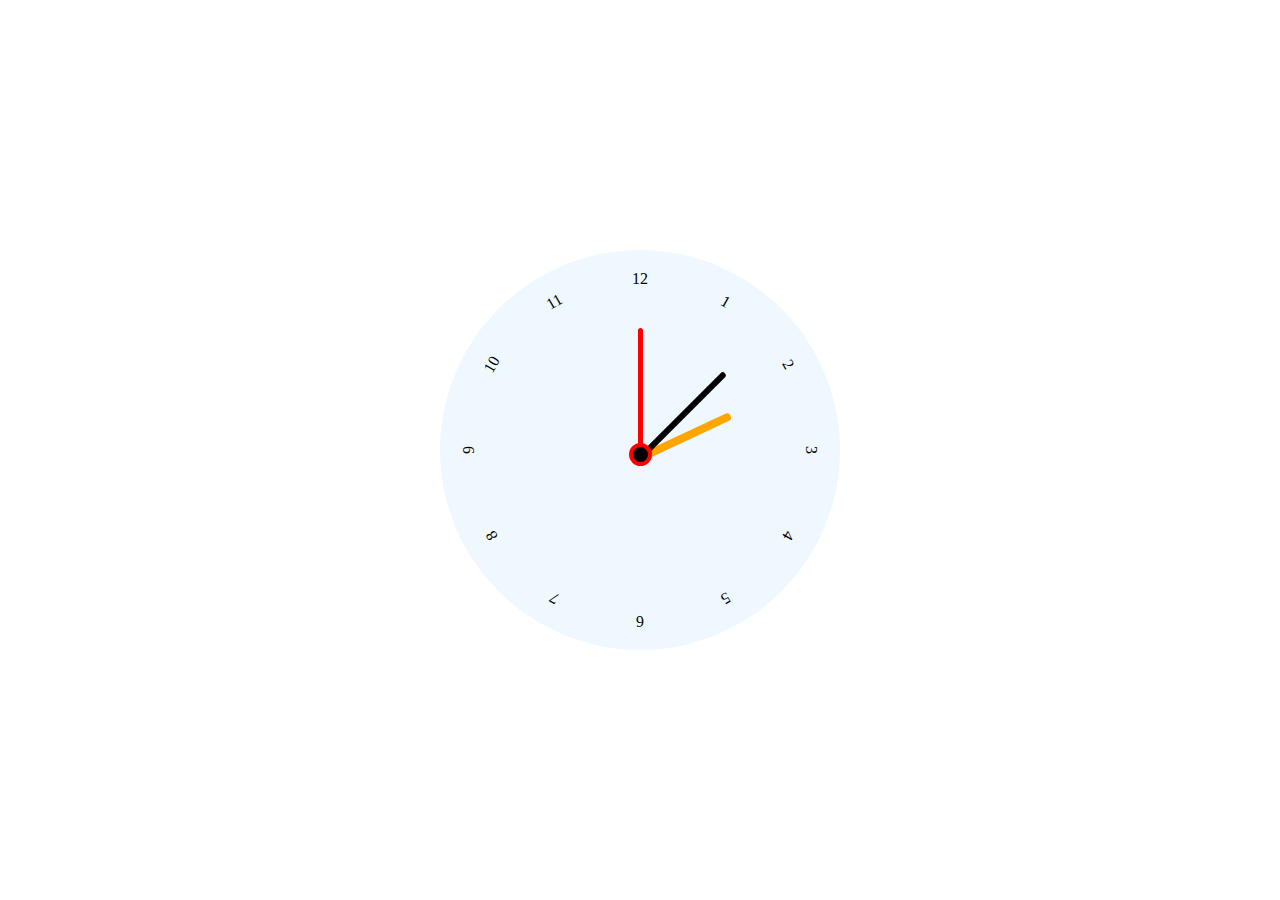
<file: analogSaat/index.html>
<!DOCTYPE html>
<html lang="en">
<head>
    <meta charset="UTF-8">
    <meta name="viewport" content="width=device-width, initial-scale=1.0">
    <title>Document</title>
    <link rel="stylesheet" href="style.css">
</head>
<body>
    
    <div class="container">
        <div class="clock">
            <label for="" style="--i:1">1</label>
            <label for="" style="--i:2">2</label>
            <label for="" style="--i:3">3</label>
            <label for="" style="--i:4">4</label>
            <label for="" style="--i:5">5</label>
            <label for="" style="--i:6">6</label>
            <label for="" style="--i:7">7</label>
            <label for="" style="--i:8">8</label>
            <label for="" style="--i:9">9</label>
            <label for="" style="--i:10">10</label>
            <label for="" style="--i:11">11</label>
            <label for="" style="--i:12">12</label>

            <div class="indicator">
                <span class="hand hour"></span>
                <span class="hand minute"></span>
                <span class="hand second"></span>
            </div>
        </div>
    </div>


    <script src="app.js"></script>
</body>
</html>
</file>
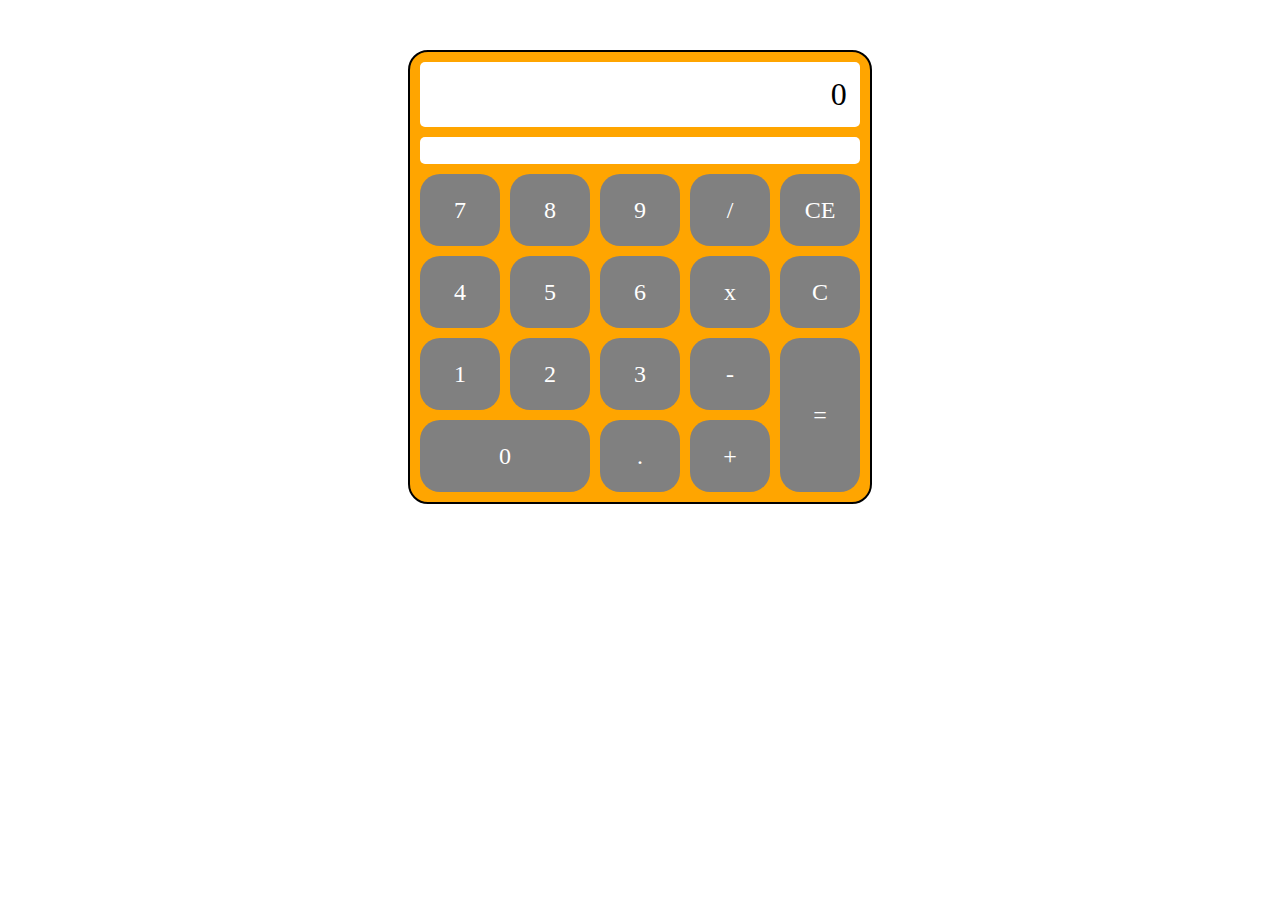
<file: HesapMakinesi/index.html>
<!DOCTYPE html>
<html lang="tr">
<head>
    <meta charset="UTF-8">
    <meta http-equiv="X-UA-Compatible" content="IE=edge">
    <meta name="viewport" content="width=device-width, initial-scale=1.0">
    <title>Proje02_HesapMakinesi</title>
    <link rel="stylesheet" href="style.css">
</head>
<body>
    <div class="icerik">
        <table>
            <tr>
                <td colspan="5" id="islem">0</td>
            </tr>

            <tr>
                <td colspan="5" id="gosterge"></td>
            </tr>

            <tr>
                <td class="btn rakam">7</td>
                <td class="btn rakam">8</td>
                <td class="btn rakam">9</td>
                <td class="btn opr">/</td>
                <td class="btn btnCE">CE</td>
            </tr>

            <tr>
                <td class="btn rakam">4</td>
                <td class="btn rakam">5</td>
                <td class="btn rakam">6</td>
                <td class="btn opr">x</td>
                <td class="btn btnC">C</td>
            </tr>

            <tr>
                <td class="btn rakam">1</td>
                <td class="btn rakam">2</td>
                <td class="btn rakam">3</td>
                <td class="btn opr">-</td>
                <td rowspan="2" class="btn esit">=</td>
            </tr>

            <tr>
                <td colspan="2" class="btn rakam">0</td>
                <td class="btn nokta">.</td>
                <td class="btn opr">+</td>
            </tr>

        </table>
    </div>

    <script src="index.js"></script>
</body>
</html>
</file>
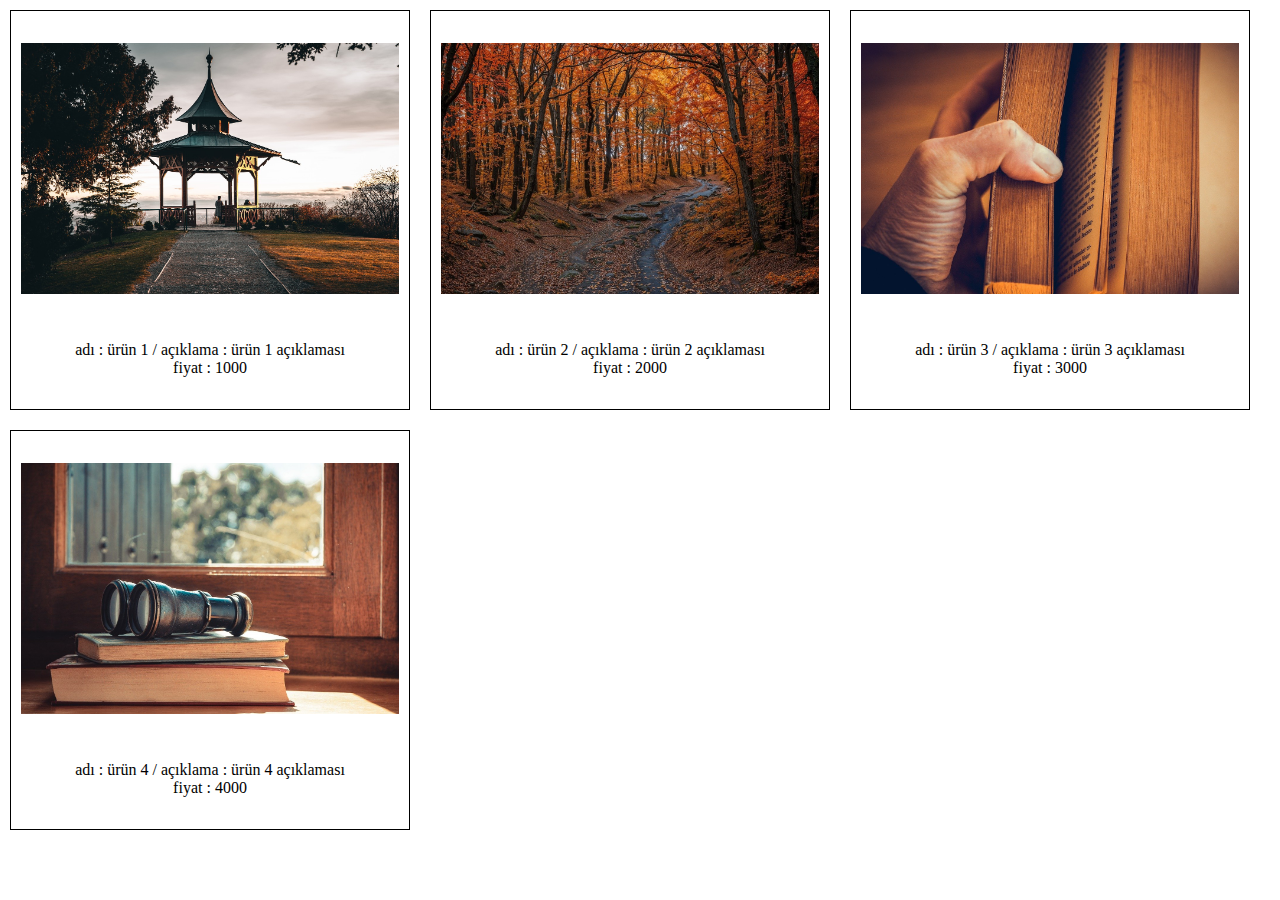
<file: json-ürün-cekme/index.html>
<!DOCTYPE html>
<html lang="en">
<head>
    <meta charset="UTF-8">
    <meta name="viewport" content="width=device-width, initial-scale=1.0">
    <title>Document</title>
    <link rel="stylesheet" href="style.css">
</head>
<body>

    <div class="container" id="container">
        
    </div>
    

    <script src="app.js"></script>
</body>
</html>
</file>
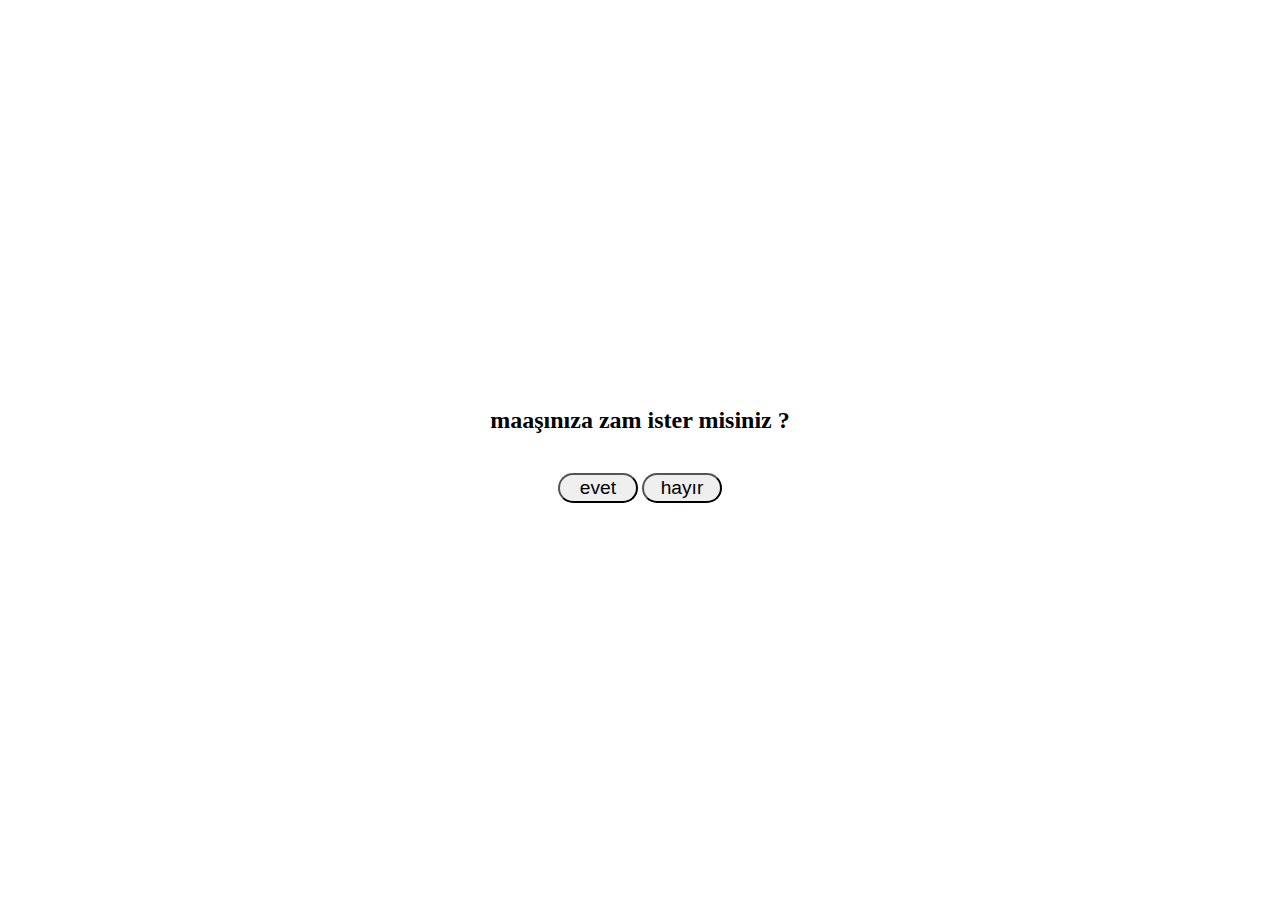
<file: kaçanbuton/index.html>
<!DOCTYPE html>
<html lang="en">

<head>
    <meta charset="UTF-8">
    <meta name="viewport" content="width=device-width, initial-scale=1.0">
    <title>Document</title>
    <link rel="stylesheet" href="style.css">
</head>

<body>

    <div class="container">
        <h2>maaşınıza zam ister misiniz ?</h2>
        <div class="btnGroup">
            <button class="yesBtn">evet</button>
            <button class="noBtn">hayır</button>
        </div>
    </div>


    <script src="app.js"></script>
</body>

</html>
</file>
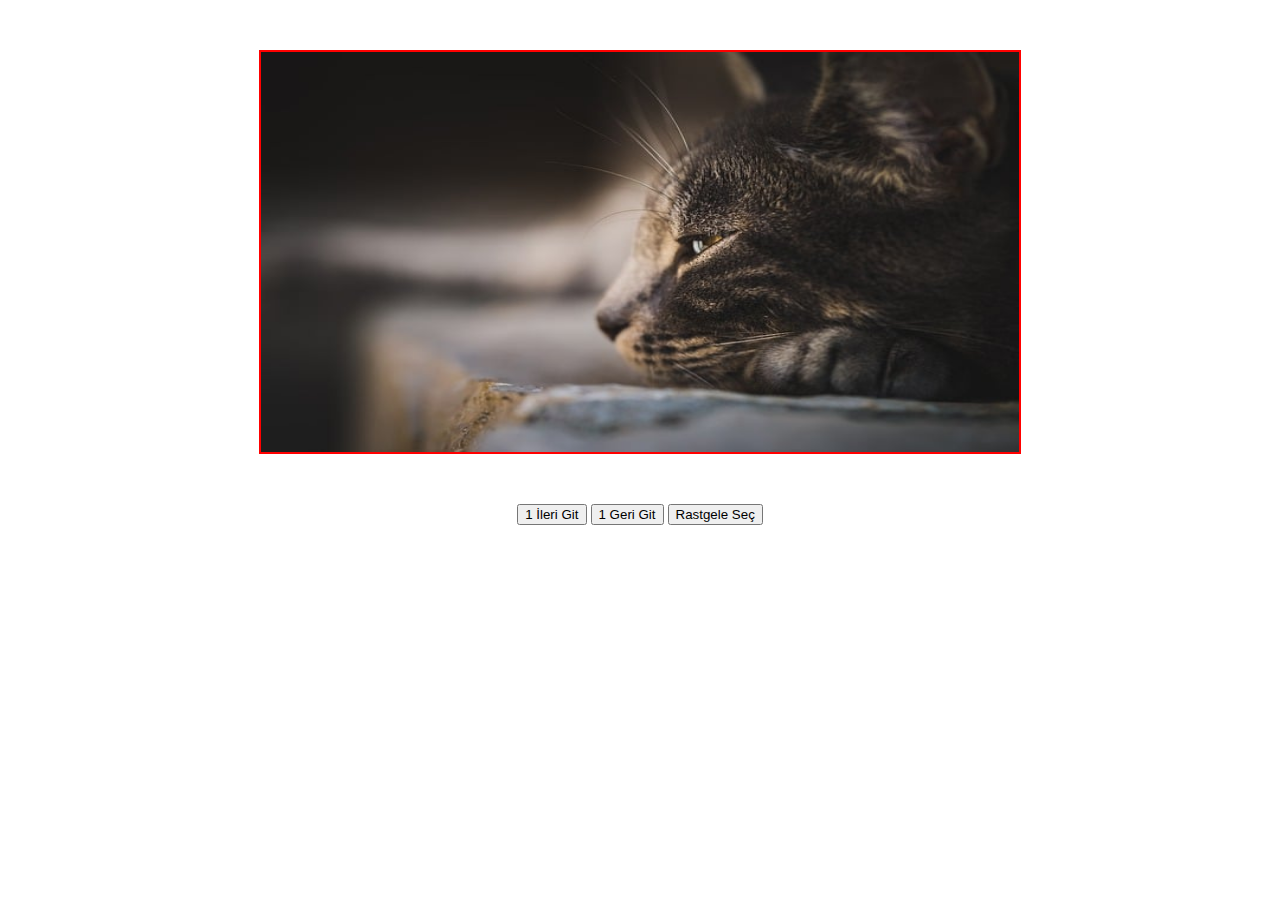
<file: slayt resim/index.html>
<!DOCTYPE html>
<html lang="en">
<head>
    <meta charset="UTF-8">
    <meta name="viewport" content="width=device-width, initial-scale=1.0">
    <title>Ornek Deneme</title>
    <style>
        div{
            width: 60%;
            height: 400px;
            margin: 50px auto;
            border: 2px solid red;
        }
        img{
            width: 100%;
            height: 100%;
        }
        section{
            width: 30%;
            text-align: center;
            margin: auto;
            /* display: flex;
            justify-content: center; */
        }
    </style>
</head>
<body>
    <div>
        <img  src="img/resim1.jpg" id="img1" alt="">
    </div>
    <section>
        <button id="ileri">1 İleri Git</button>
    <button id="geri">1 Geri Git</button>
    <button id="rast">Rastgele Seç</button>
    </section>


    <script>
        let img=document.getElementById("img1")
        let ileri=document.getElementById("ileri")
        let geri=document.getElementById("geri")
        let rast=document.getElementById("rast")
        let resimler=["resim1.jpg","resim2.jpg","resim3.jpg","resim4.jpg","resim5.jpg","resim6.jpg","resim7.jpg","resim8.jpg"]
        let count=0
        rast.onclick=function(){
            let index=Math.floor(Math.random()*resimler.length)
            console.log(resimler[index])
            img.src=`img/${resimler[index]}`
            count=index
        }
        ileri.onclick=function(){
            count++;
            if (count<resimler.length)
            {
                img.src=`img/${resimler[count]}`
            }
            else {
                count=0;
                img.src=`img/${resimler[count]}`
            }
        }
        geri.onclick=function(){
            count--;
            if(count>=0){
                img.src=`img/${resimler[count]}`
            }
            else{
                count=resimler.length-1
                img.src=`img/${resimler[count]}`
            }
        }
    </script>
</body>
</html>
</file>
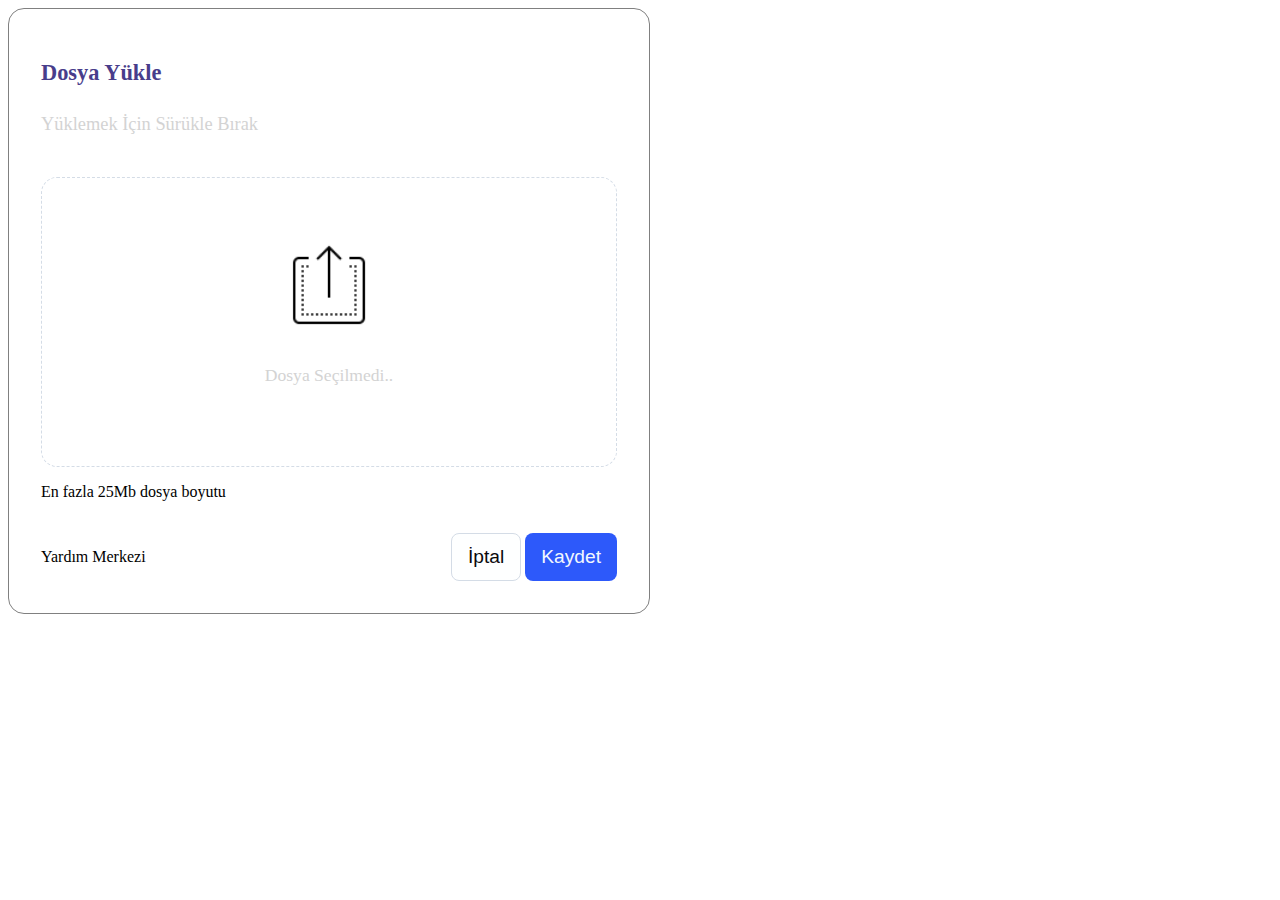
<file: sürükleBırakDownload/index.html>
<!DOCTYPE html>
<html lang="en">
<head>
    <meta charset="UTF-8">
    <meta name="viewport" content="width=device-width, initial-scale=1.0">
    <title>Document</title>
    <link rel="stylesheet" href="style.css">
</head>
<body>

    <form class="dropzoneBox">
        <h2>Dosya Yükle</h2>
        <p>Yüklemek İçin Sürükle Bırak</p>
        <div class="dropzoneArea">
            <div class="fileUploadIcon">
                <img src="fileUploadIcon.png" alt="">
            </div>
            <input type="file" required id="uploadFile" name="uploadFile" accept="image/*">
            <p class="fileInfo">Dosya Seçilmedi..</p>
        </div>
        <div class="dropzoneDesc">
            <span>En fazla 25Mb dosya boyutu</span>
        </div>
        <div class="dropzoneActions">
            <div class="dropzoneHelp">
                Yardım Merkezi
            </div>
            <div>
                <button type="reset">İptal</button>
                <button type="submit" id="submitButton" download> Kaydet </button>
            </div>
        </div>
    </form>
    

    <script src="app.js"></script>
</body>
</html>
</file>
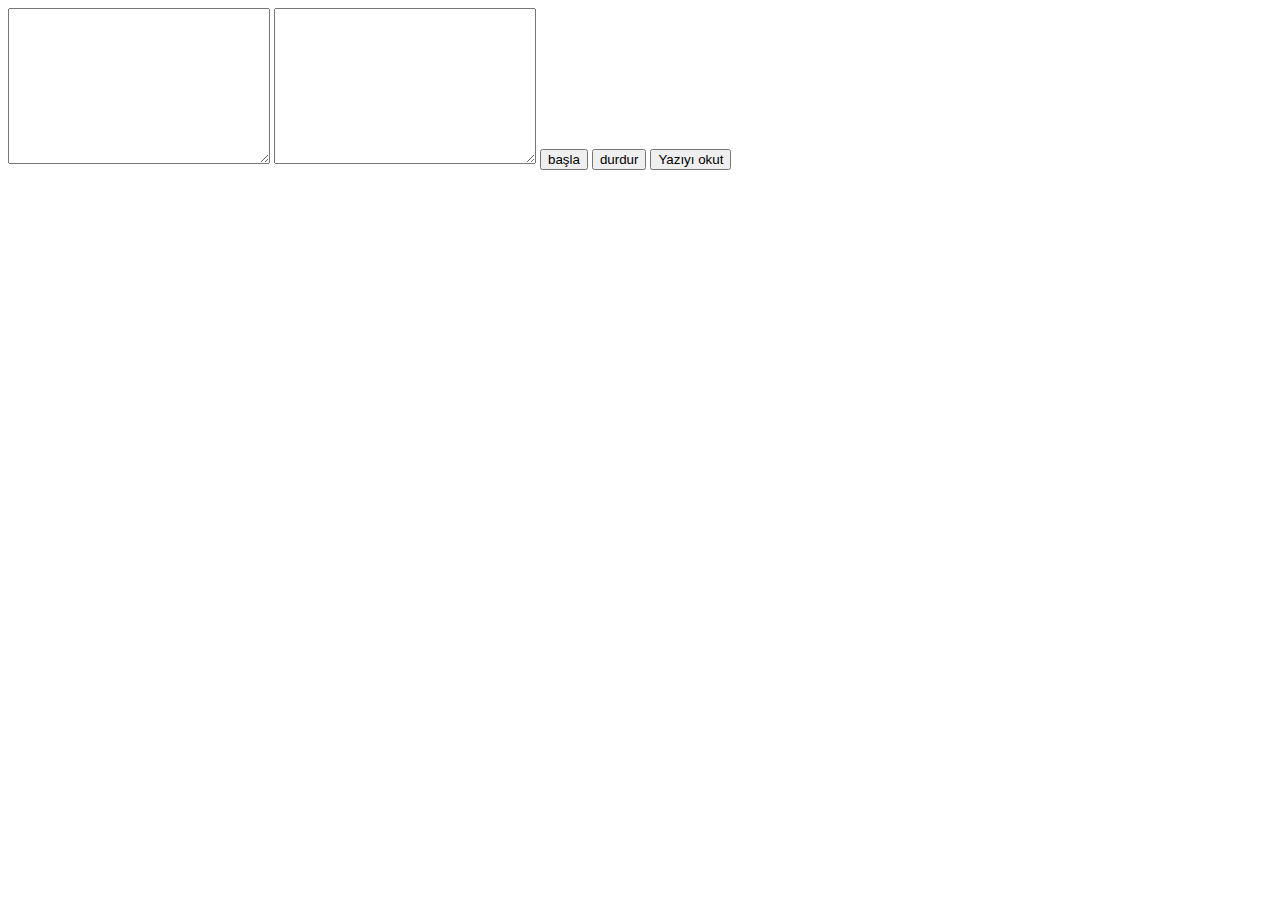
<file: bas konus/index3.html>
<!DOCTYPE html>
<html lang="en">
<head>
    <meta charset="UTF-8">
    <meta name="viewport" content="width=device-width, initial-scale=1.0">
    <title>Document</title>
</head>
<body>
    
    <textarea id="txt" cols="30" rows="10"></textarea>
    <textarea id="txt1" cols="30" rows="10"></textarea>

    <button id="basla">başla</button>
    <button id="bitir">durdur</button>
    <button id="oku" >Yazıyı okut</button>

    <script src="scrpit2.js"></script>
</body>
</html>
</file>
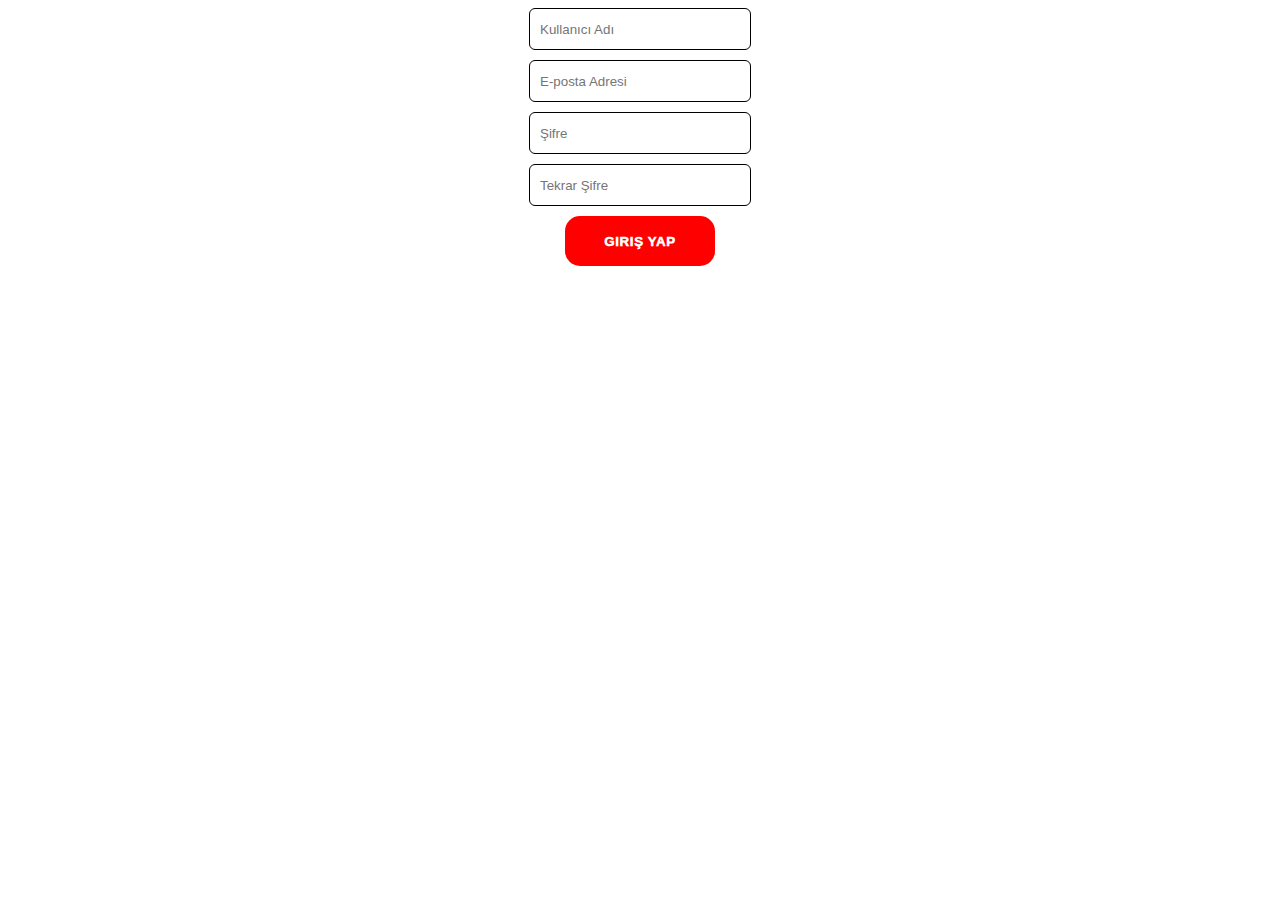
<file: basit login formcontrol/index6.html>
<!DOCTYPE html>
<html lang="en">
<head>
    <meta charset="UTF-8">
    <meta http-equiv="X-UA-Compatible" content="IE=edge">
    <meta name="viewport" content="width=device-width, initial-scale=1.0">
    <title>Login Ekranı</title>
    <style>
        input{
            display:block;
            width:200px;
            height:30px;
            margin:auto;
            margin-bottom:10px;
            padding:5px 10px; 
            border-radius:6px;
            outline:0;
            border:1px solid black;
        }
        form{
            text-align:center;
        }

        button{
            width:150px;
            height:50px;
            color:white;
            background-color:red;
            border-radius:15px;
            border:0;
            font-weight:1000;
            letter-spacing:.6px;
            transition:.5s;
            text-transform:uppercase;
        }
        button:hover{
            color:red;
            background-color:transparent;
            border:1px solid black;
        }
        
    </style>
</head>
<body>
    <form>
        <input id="isim" type="text" placeholder="Kullanıcı Adı">
        <input id="mail" type="text" placeholder="E-posta Adresi">
        <input id="parola" type="password" placeholder="Şifre">
        <input id="parolatekrar" type="password" placeholder="Tekrar Şifre">
        <button id="buton" type="button">Giriş Yap</button>

    </form>
    
    <script src="index6.js"></script>
</body>
</html>
</file>
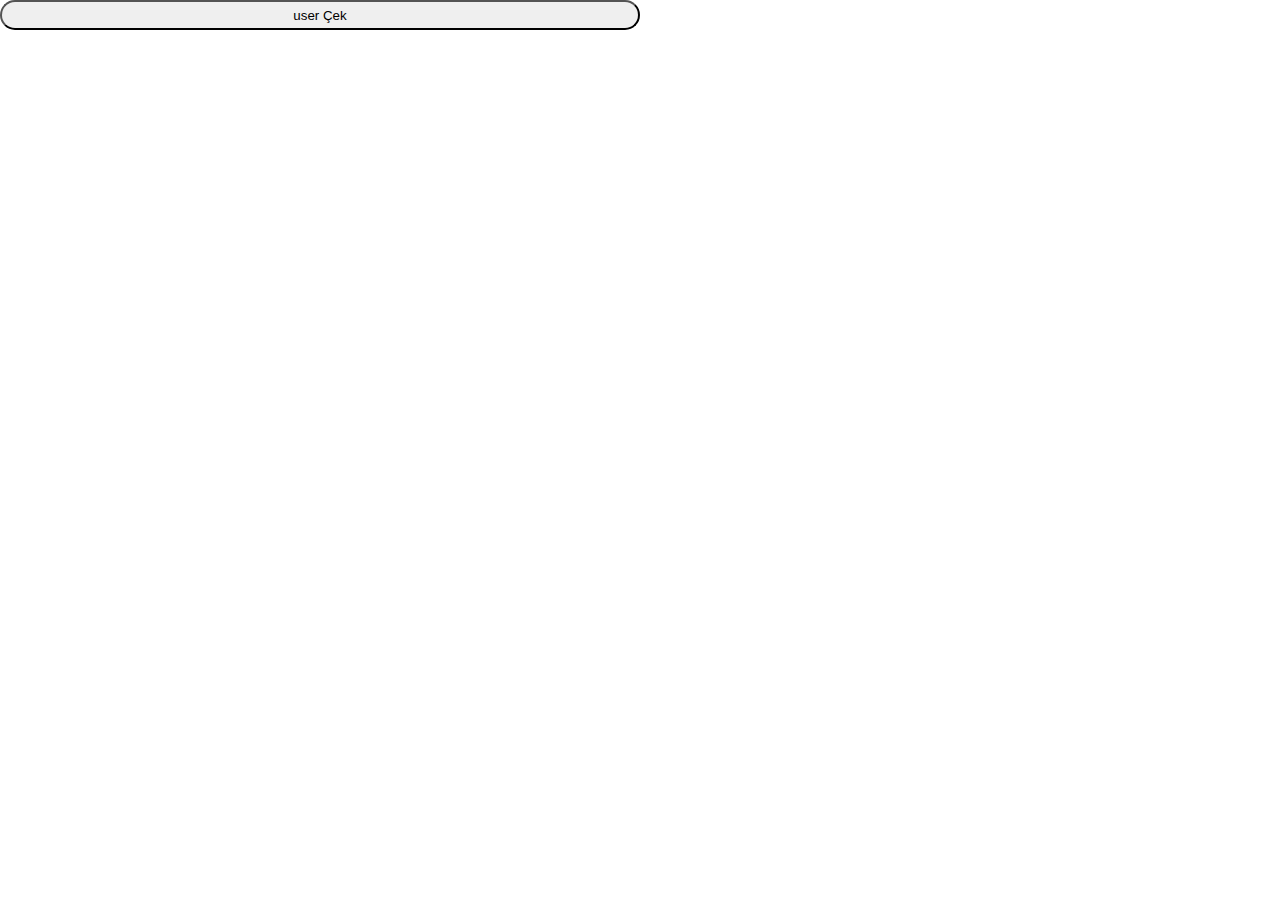
<file: random-user/randomUser.html>
<!DOCTYPE html>
<html lang="en">
<head>
    <meta charset="UTF-8">
    <meta name="viewport" content="width=device-width, initial-scale=1.0">
    <title>Document</title>
    <link rel="stylesheet" href="randomUser.css">
</head>
<body>
    
    <button type="submit" id="btn">user Çek</button>
    <div class="container">


        
    </div>

    <script src="randomUser.js"></script>
</body>
</html>
</file>
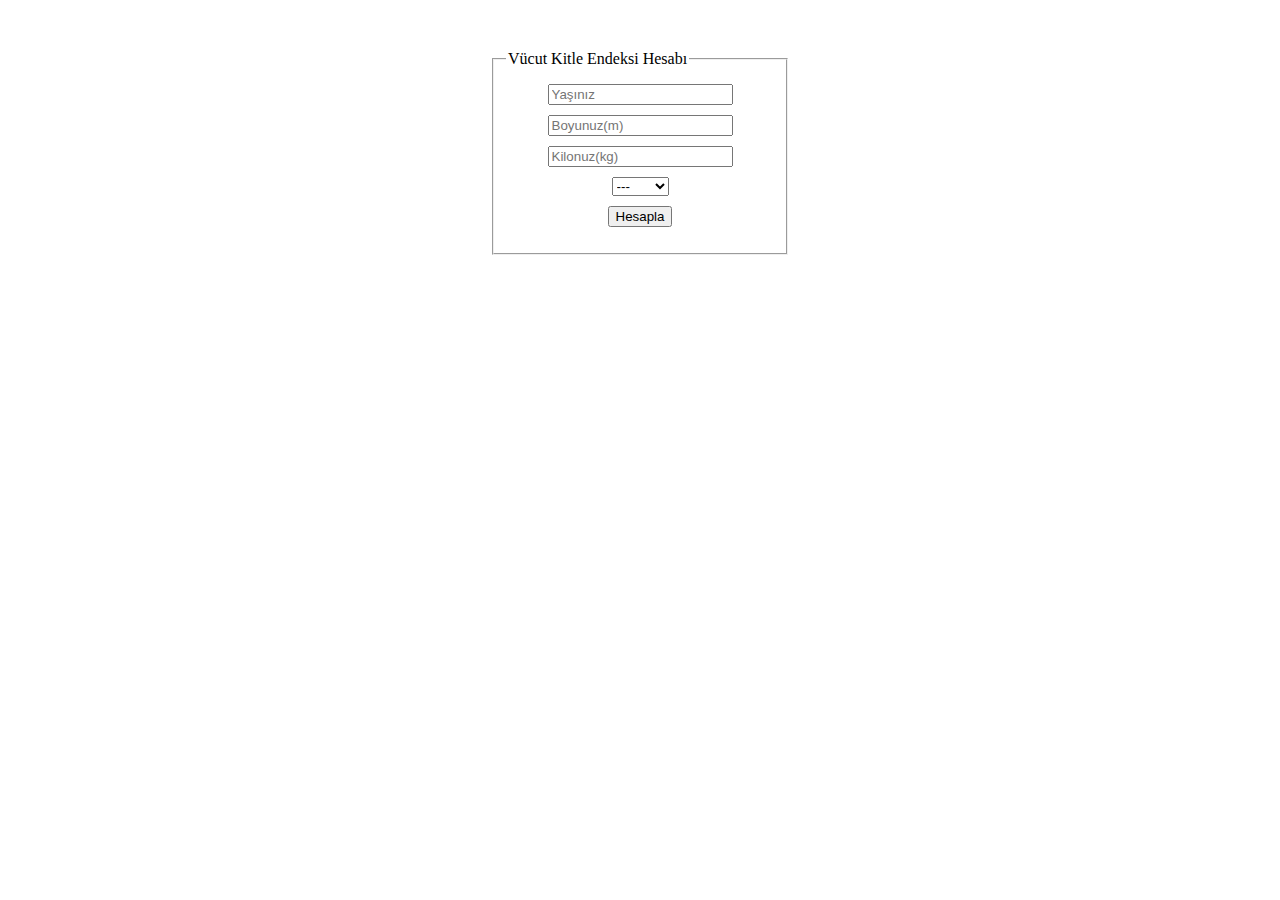
<file: vücüt kitle/bodyFat.html>
<!DOCTYPE html>
<html lang="tr">
<head>
    <meta charset="UTF-8">
    <meta http-equiv="X-UA-Compatible" content="IE=edge">
    <meta name="viewport" content="width=device-width, initial-scale=1.0">
    <title>BodyFat</title>
    <style>
        form{
            width: 300px;
            margin: auto;
            margin-top: 50px;
        }
        input,select,button{
            display: block;
            margin: auto;
            margin-top: 10px;
        }
    </style>
</head>
<body>
    <form>
        <fieldset>
            <legend>Vücut Kitle Endeksi Hesabı</legend>
            <input type="text" id="yas" placeholder="Yaşınız">
            <input type="text" id="boy" placeholder="Boyunuz(m)">
            <input type="text" id="kilo" placeholder="Kilonuz(kg)">
            <select id="cins">
                <option value="b">---</option>
                <option value="k">Kadın</option>
                <option value="e">Erkek</option>
            </select>
            <button type="button" id="buton">Hesapla</button>
            <p id="sonuc"></p>
        </fieldset>
    </form>

    <script>
        let button=document.getElementById("buton");
        buton.onclick=function(){
            let yas=Number(document.getElementById("yas").value);
            let boy=Number(document.getElementById("boy").value);
            let kilo=Number(document.getElementById("kilo").value);
            let cins=document.getElementById("cins").value;
            let sonuc=document.getElementById("sonuc");

            let hesap=kilo/(boy**2);
            hesap=hesap.toFixed(2);

            if(hesap<=18.5){
                sonuc.innerHTML="Vücut kitle endeksiniz: "+hesap+" Kilonuz düşük :|"
            }

            else if(hesap>18.5 && hesap<=24.9){
                sonuc.innerHTML="Vücut kitle endeksiniz: "+hesap+" Kilonuz normal :)"
            }
            else if(hesap>24.9 && hesap<=29.9){
                sonuc.innerHTML="Vücut kitle endeksiniz: "+hesap+" Kilonuz fazla :("
            }
            else if(hesap>29.9 && hesap<=40){
                sonuc.innerHTML="Vücut kitle endeksiniz: "+hesap+" Obezsiniz :'("
            }
            else if(hesap>40){
                sonuc.innerHTML="Vücut kitle endeksiniz: "+hesap+" Aşırı Obezsiniz :''("
            }

            if(cins=="e" && yas>=50){
                sonuc.innerHTML+="<br>Bol bol yürüyüş yapmalısınız.";
            }
            else if(cins=="k" && yas>=60){
                sonuc.innerHTML+="<br>Sebze tüketimini arttırmalısınız.";
            }

        }
    </script>
</body>
</html>
</file>
<file: analogSaat/style.css>
*{
    margin: 0;
    padding: 0;
    box-sizing: border-box;
}

.container{
    width: 100%;
    height: 100vh;
    display: flex;
    align-items: center;
    justify-content: center;
    flex-direction: column;
}

.clock{
    display: flex;
    height: 400px;
    width: 400px;
    background-color: aliceblue;
    border-radius: 50%;
    align-items: center;
    justify-content: center;
    position: relative;
}

.clock label{
    position: absolute;
    text-align: center;
    transform: rotate( calc( var(--i) * (360deg/12) ) );
    inset:20px;
}

.indicator{
    position: absolute;
    width: 15px;
    height: 15px;
    display: flex;
    justify-content: center;
}

.indicator::before{
    content: "";
    position: absolute;
    height: 100%;
    width: 100%;
    background: black;
    border-radius: 50%;
    z-index: 20;
    border: 4px solid red;
}

.hand{
    position: absolute;
    height: 130px;
    width: 5px;
    background-color: red;
    bottom: 0;
    border-radius: 25px;
    transform-origin: bottom;
}

.minute{
    height: 120px;
    width: 6px;
    background: black;
    transform: rotate(45deg);
}

.hour {
    height: 100px;
    width: 8px;
    transform: rotate(65deg);
    background: orange;
}
</file>
<file: HesapMakinesi/style.css>
@import url('https://fonts.googleapis.com/css2?family=Oswald&family=Permanent+Marker&display=swap');
*{
    box-sizing: border-box;
    margin: 0;
    padding: 0;
}
body{
    height: 100%;
    font-family: 'Permanent Marker', cursive;
}
/* Hesap Makinesi */
table{
    background-color: orange;
    border: 2px solid black;
    margin: auto;
    margin-top: 50px;
    text-align: center;
    border-spacing: 10px;
    border-radius: 20px;
}

table .btn{
    width: 80px;
    background-color: grey;
    color: white;
    line-height: 300%;
    border-radius: 20px;
    font-size: 150%;
}
table .btn:hover{
    background-color: white;
    color: grey;
    cursor: pointer;
}

#islem,#gosterge{
    padding: 3%;
    text-align: right;
    background-color: white;
    border-radius: 5px;
}
#islem{
    font-size: 200%;
}
</file>
<file: json-ürün-cekme/style.css>
*{
    margin: 0;
    padding: 0;
    box-sizing: border-box;
}

.container{
    width: 100%;
    display: flex;
    flex-direction: row;
    flex-wrap: wrap;
    gap: 20px;
    padding: 10px;
}

.cardContainer{
    width: 400px;
    height: 400px;
    border: 1px solid black;
    padding: 10px;
    display: flex;
    flex-direction: column;
    justify-content: space-around;
    align-items: center;
}

.imgContainer{
    width: 100%;
}

.imgContainer img{
    width: 100%;
}

.desc{
    flex-direction: column;
    text-align: center;
}
.desc span{
    display: block;
}
</file>
<file: kaçanbuton/style.css>
*{
    margin: 0;
    padding: 0;
    box-sizing: border-box;
}

.container{
    width: 100%;
    height: 100vh;
    display: flex;
    flex-direction: column;
    justify-content: center;
    align-items: center;
    position: relative;
}

.btnGroup{
    padding: 1.2rem;
    height: 40px;
    margin-top: 20px;
}

button{
    width: 80px;
    height: 30px;
    font-size: 1.2rem;
    border-radius: 30px;
    cursor: pointer;
}
</file>
<file: sürükleBırakDownload/style.css>
.dropzoneBox{
    border-radius: 1rem;
    padding: 2rem;
    display: flex;
    justify-content: center;
    flex-direction: column;
    max-width: 36rem;
    border: 1px solid grey;
    width: 100%;
    background-color: white;
}

.dropzoneBox h2 {
    font-size: 1.4rem;
    margin-bottom: 0.6rem;
    color: darkslateblue;
}

.dropzoneBox p {
    font-size: 1.15rem;
    color: #d3d3d3;
}

.dropzoneArea{
    padding: 1rem;
    position: relative;
    margin-top: 1.5rem;
    min-height: 16rem;
    display: flex;
    text-align: center;
    justify-content: center;
    align-items: center;
    flex-direction: column;
    border: 1px dashed #d4dce6;
    border-radius: 1rem;
    cursor: pointer;
    transition: all 0.3s ease;
}

.dropzoneDesc{
    margin-top: 1rem;
    display: flex;
    justify-content: space-between;
}

.dropzoneArea .fileInfo{
    font-size: 1.1rem;
}

.dropzoneArea [type="file"]{
    cursor: pointer;
    position: absolute;
    opacity: 0;
    top: 0;
    right: 0;
    bottom: 0;
    left: 0;
}

.dropzoneArea .fileUploadIcon img{
    height: 6rem;
    max-width: 6rem;
    width: 100%;
    margin-bottom: 0.5rem;
}

.dropzoneArea:hover{
    background: #f2f7fe;
}

.dropzoneActions{
    display: flex;
    justify-content: space-between;
    align-items: center;
    margin-top: 2rem;
    gap: 1rem;
    flex-wrap: wrap;
}

.dropzoneActions button{
    flex-grow: 1;
    min-height: 3rem;
    font-size: 1.2rem;
    border: none;
    transition: background 0.3s ease;
}

.dropzoneHelp{
    font-size: 1rem;
    display: flex;
    align-items: center;
    gap: 0.5rem;
}

.dropzoneActions button[type='submit'] {
    color: #fff;
    background: #2d59fa;
}

.dropzoneActions button[type='reset'] {
    border-radius: 0.5rem;
    padding: 0.5rem 1rem;
    color: #0a090c;
    background: #feffff;
    cursor: pointer;
    border: 1px solid #d4dce6;
    transition: all 0.3s ease;
}

.dropzoneActions button[type='reset']:hover {
    color: #2d59fa;
    border: 1px solid #2d59fa;
}

.dropzoneActions button[type='submit'] {
    background: #2d59fa;
    border-radius: 0.5rem;
    padding: 0.5rem 1rem;
    color: #f2f7fe;
    border: none;
    cursor: pointer;
}

.dropzoneActions button[type='submit']:hover{
    background: #0037ff;
}

.dropzone--over{
    border: 2px solid #2d59fa;
    background: #f2f7fe;
}
</file>
<file: random-user/randomUser.css>
*{
    margin: 0;
    padding: 0;
    box-sizing: border-box;
}

.container{
    width: 100%;
    display: flex;
    flex-wrap: wrap;
    padding: 20px;
    gap: 20px;
}

.cardContainer{
    display: flex;
    flex-direction: column;
    width: 400px;
    height: 400px;
    border: 1px solid black;
    margin-top: 10px;
}

.cardContainer figure{
    width: 100%;
    height: 200px;
}

.detailContainer{
    width: 100%;
    height: 100%;
    display: flex;
    flex-direction: column;
    justify-content: space-between;
    align-items: center;
}

#btn{
    width: 50%;
    height: 30px;
    border-radius: 30px;
}
</file>
